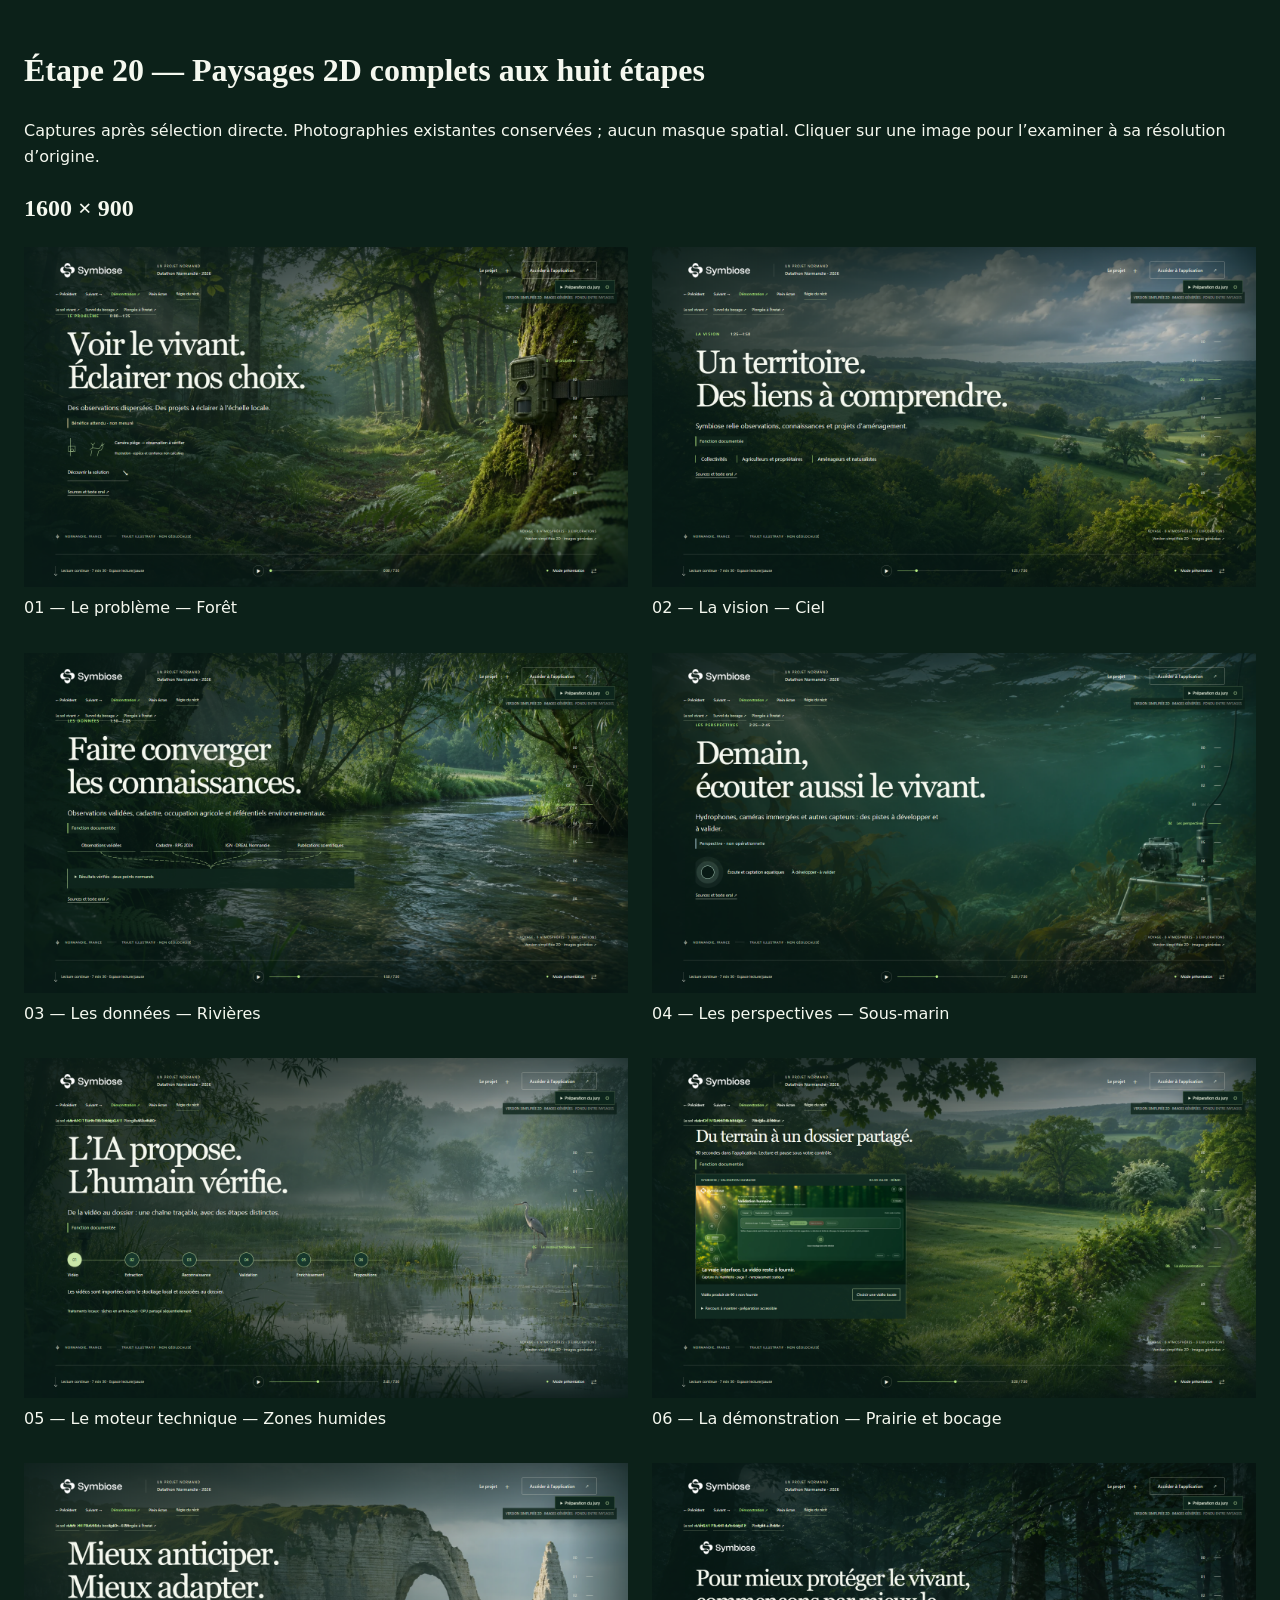
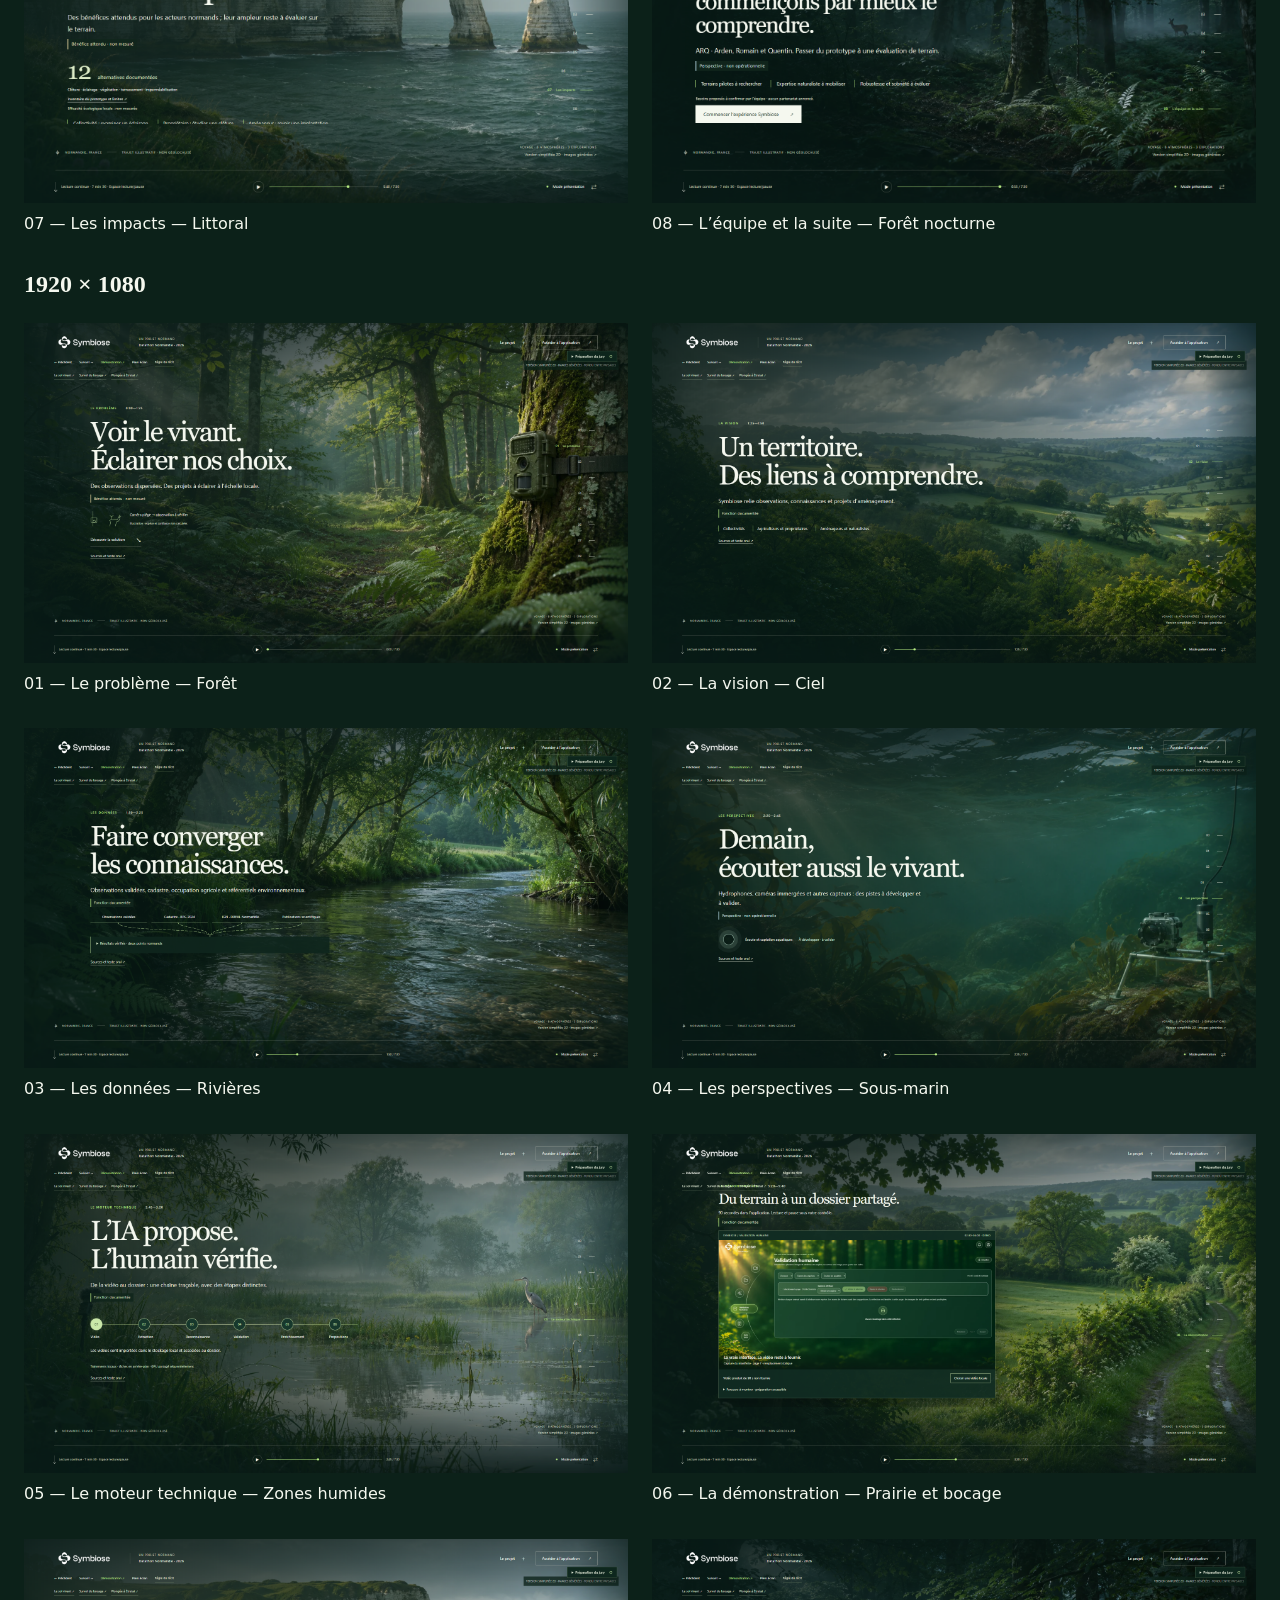
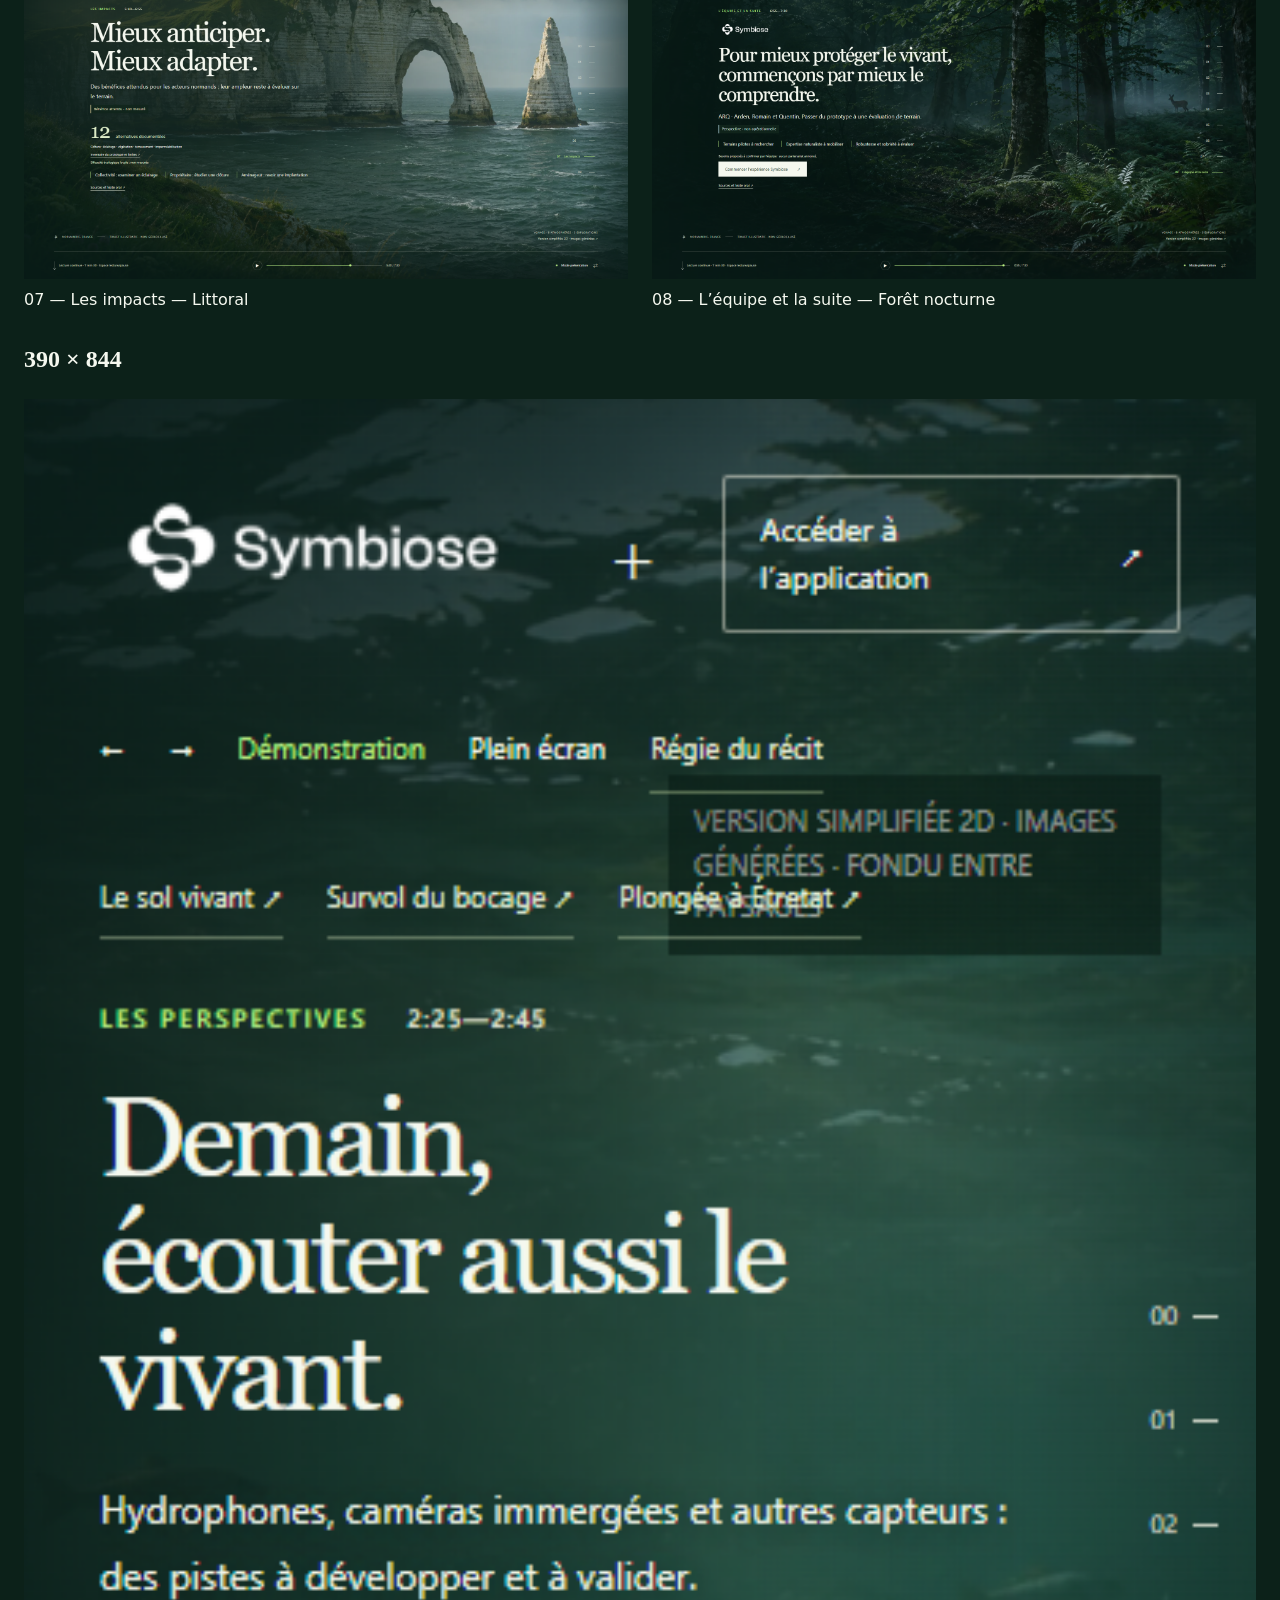
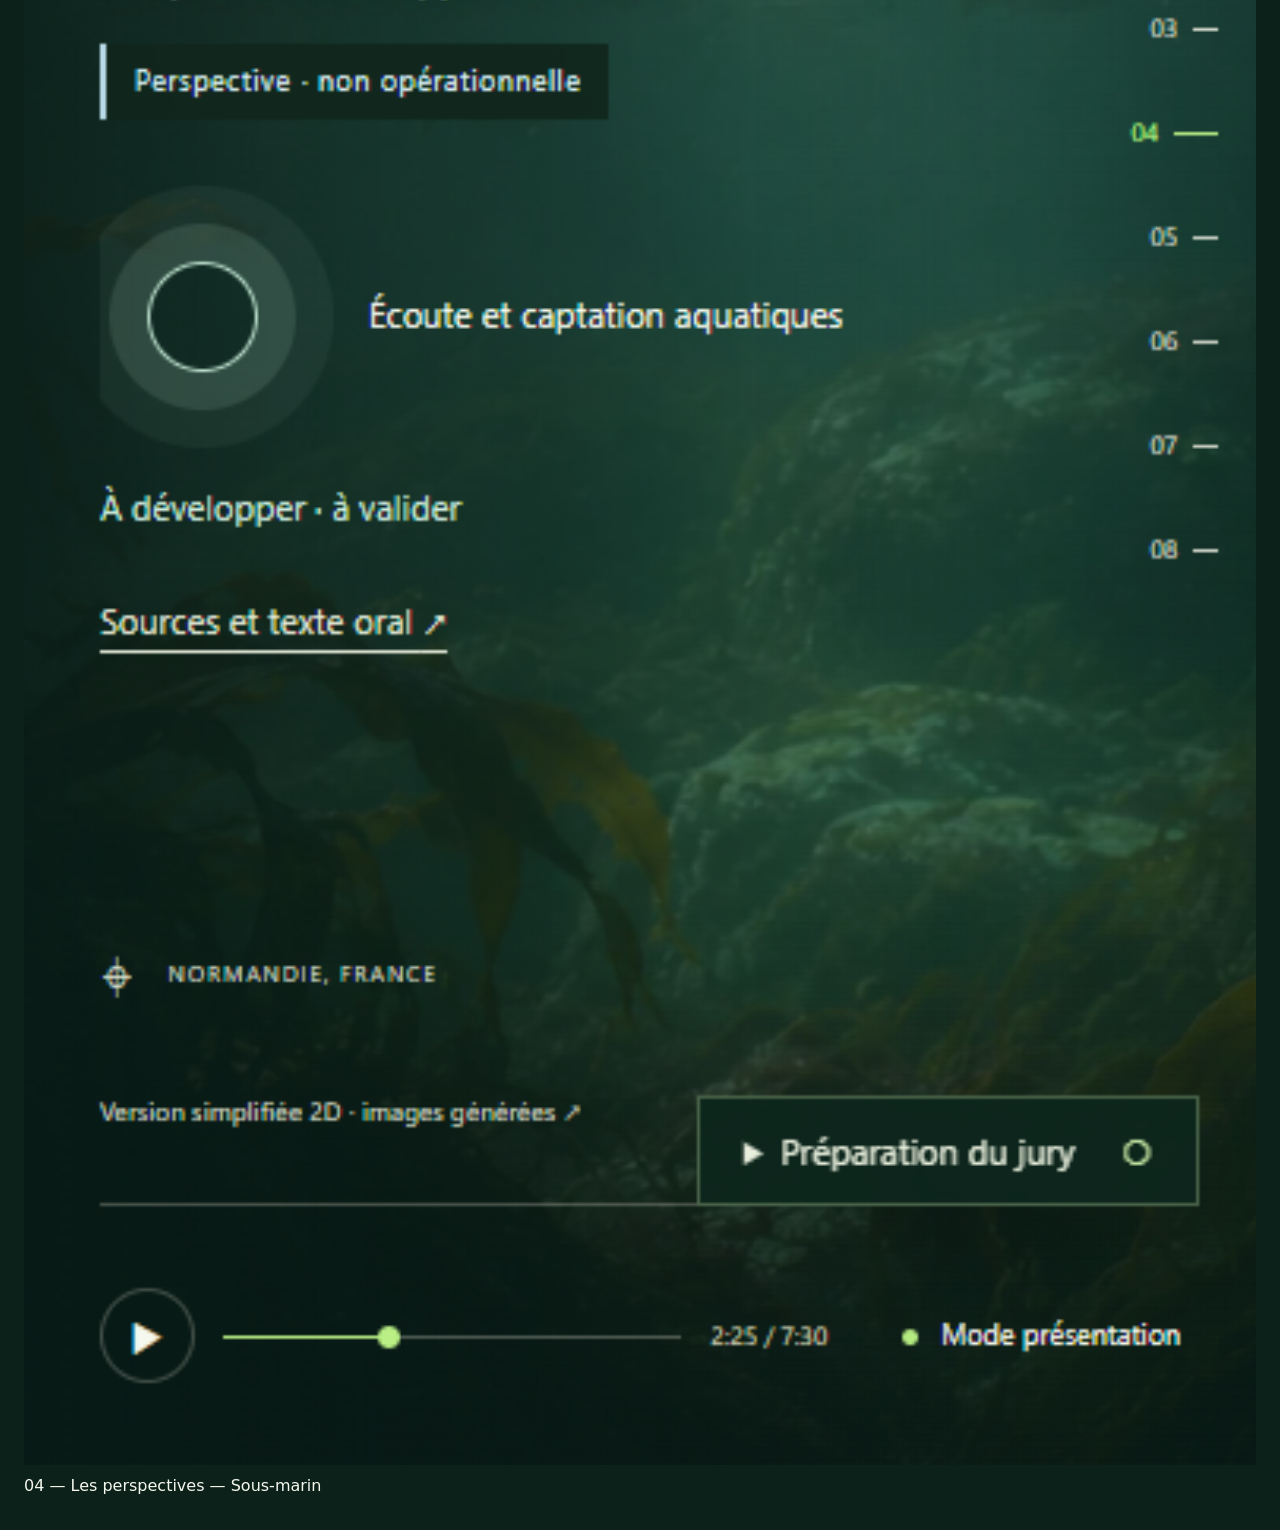
<file: output/symbiose/etape-20/index.html>
<!doctype html><html lang="fr"><meta charset="utf-8"><meta name="viewport" content="width=device-width, initial-scale=1"><title>Symbiose — Étape 20 : contrôle des paysages 2D</title><style>body{background:#0c2119;color:#f5f8ef;font:16px/1.6 system-ui;max-width:1600px;margin:auto;padding:24px}h1,h2{font-family:Georgia,serif}a{color:#b9ef84}.grid{display:grid;grid-template-columns:repeat(auto-fit,minmax(min(100%,480px),1fr));gap:24px}figure{margin:0}img{width:100%;height:auto;display:block}figcaption{padding:8px 0}</style><h1>Étape 20 — Paysages 2D complets aux huit étapes</h1><p>Captures après sélection directe. Photographies existantes conservées ; aucun masque spatial. Cliquer sur une image pour l’examiner à sa résolution d’origine.</p><h2>1600 × 900</h2><div class="grid"><figure><a href="chapitre-01-1600x900.png"><img loading="lazy" src="chapitre-01-1600x900.png" alt="Étape 01 — Le problème — Forêt"></a><figcaption>01 — Le problème — Forêt</figcaption></figure><figure><a href="chapitre-02-1600x900.png"><img loading="lazy" src="chapitre-02-1600x900.png" alt="Étape 02 — La vision — Ciel"></a><figcaption>02 — La vision — Ciel</figcaption></figure><figure><a href="chapitre-03-1600x900.png"><img loading="lazy" src="chapitre-03-1600x900.png" alt="Étape 03 — Les données — Rivières"></a><figcaption>03 — Les données — Rivières</figcaption></figure><figure><a href="chapitre-04-1600x900.png"><img loading="lazy" src="chapitre-04-1600x900.png" alt="Étape 04 — Les perspectives — Sous-marin"></a><figcaption>04 — Les perspectives — Sous-marin</figcaption></figure><figure><a href="chapitre-05-1600x900.png"><img loading="lazy" src="chapitre-05-1600x900.png" alt="Étape 05 — Le moteur technique — Zones humides"></a><figcaption>05 — Le moteur technique — Zones humides</figcaption></figure><figure><a href="chapitre-06-1600x900.png"><img loading="lazy" src="chapitre-06-1600x900.png" alt="Étape 06 — La démonstration — Prairie et bocage"></a><figcaption>06 — La démonstration — Prairie et bocage</figcaption></figure><figure><a href="chapitre-07-1600x900.png"><img loading="lazy" src="chapitre-07-1600x900.png" alt="Étape 07 — Les impacts — Littoral"></a><figcaption>07 — Les impacts — Littoral</figcaption></figure><figure><a href="chapitre-08-1600x900.png"><img loading="lazy" src="chapitre-08-1600x900.png" alt="Étape 08 — L’équipe et la suite — Forêt nocturne"></a><figcaption>08 — L’équipe et la suite — Forêt nocturne</figcaption></figure></div><h2>1920 × 1080</h2><div class="grid"><figure><a href="chapitre-01-1920x1080.png"><img loading="lazy" src="chapitre-01-1920x1080.png" alt="Étape 01 — Le problème — Forêt"></a><figcaption>01 — Le problème — Forêt</figcaption></figure><figure><a href="chapitre-02-1920x1080.png"><img loading="lazy" src="chapitre-02-1920x1080.png" alt="Étape 02 — La vision — Ciel"></a><figcaption>02 — La vision — Ciel</figcaption></figure><figure><a href="chapitre-03-1920x1080.png"><img loading="lazy" src="chapitre-03-1920x1080.png" alt="Étape 03 — Les données — Rivières"></a><figcaption>03 — Les données — Rivières</figcaption></figure><figure><a href="chapitre-04-1920x1080.png"><img loading="lazy" src="chapitre-04-1920x1080.png" alt="Étape 04 — Les perspectives — Sous-marin"></a><figcaption>04 — Les perspectives — Sous-marin</figcaption></figure><figure><a href="chapitre-05-1920x1080.png"><img loading="lazy" src="chapitre-05-1920x1080.png" alt="Étape 05 — Le moteur technique — Zones humides"></a><figcaption>05 — Le moteur technique — Zones humides</figcaption></figure><figure><a href="chapitre-06-1920x1080.png"><img loading="lazy" src="chapitre-06-1920x1080.png" alt="Étape 06 — La démonstration — Prairie et bocage"></a><figcaption>06 — La démonstration — Prairie et bocage</figcaption></figure><figure><a href="chapitre-07-1920x1080.png"><img loading="lazy" src="chapitre-07-1920x1080.png" alt="Étape 07 — Les impacts — Littoral"></a><figcaption>07 — Les impacts — Littoral</figcaption></figure><figure><a href="chapitre-08-1920x1080.png"><img loading="lazy" src="chapitre-08-1920x1080.png" alt="Étape 08 — L’équipe et la suite — Forêt nocturne"></a><figcaption>08 — L’équipe et la suite — Forêt nocturne</figcaption></figure></div><h2>390 × 844</h2><div class="grid"><figure><a href="chapitre-04-390x844.png"><img loading="lazy" src="chapitre-04-390x844.png" alt="Étape 04 — Les perspectives — Sous-marin"></a><figcaption>04 — Les perspectives — Sous-marin</figcaption></figure></div></html>
</file>
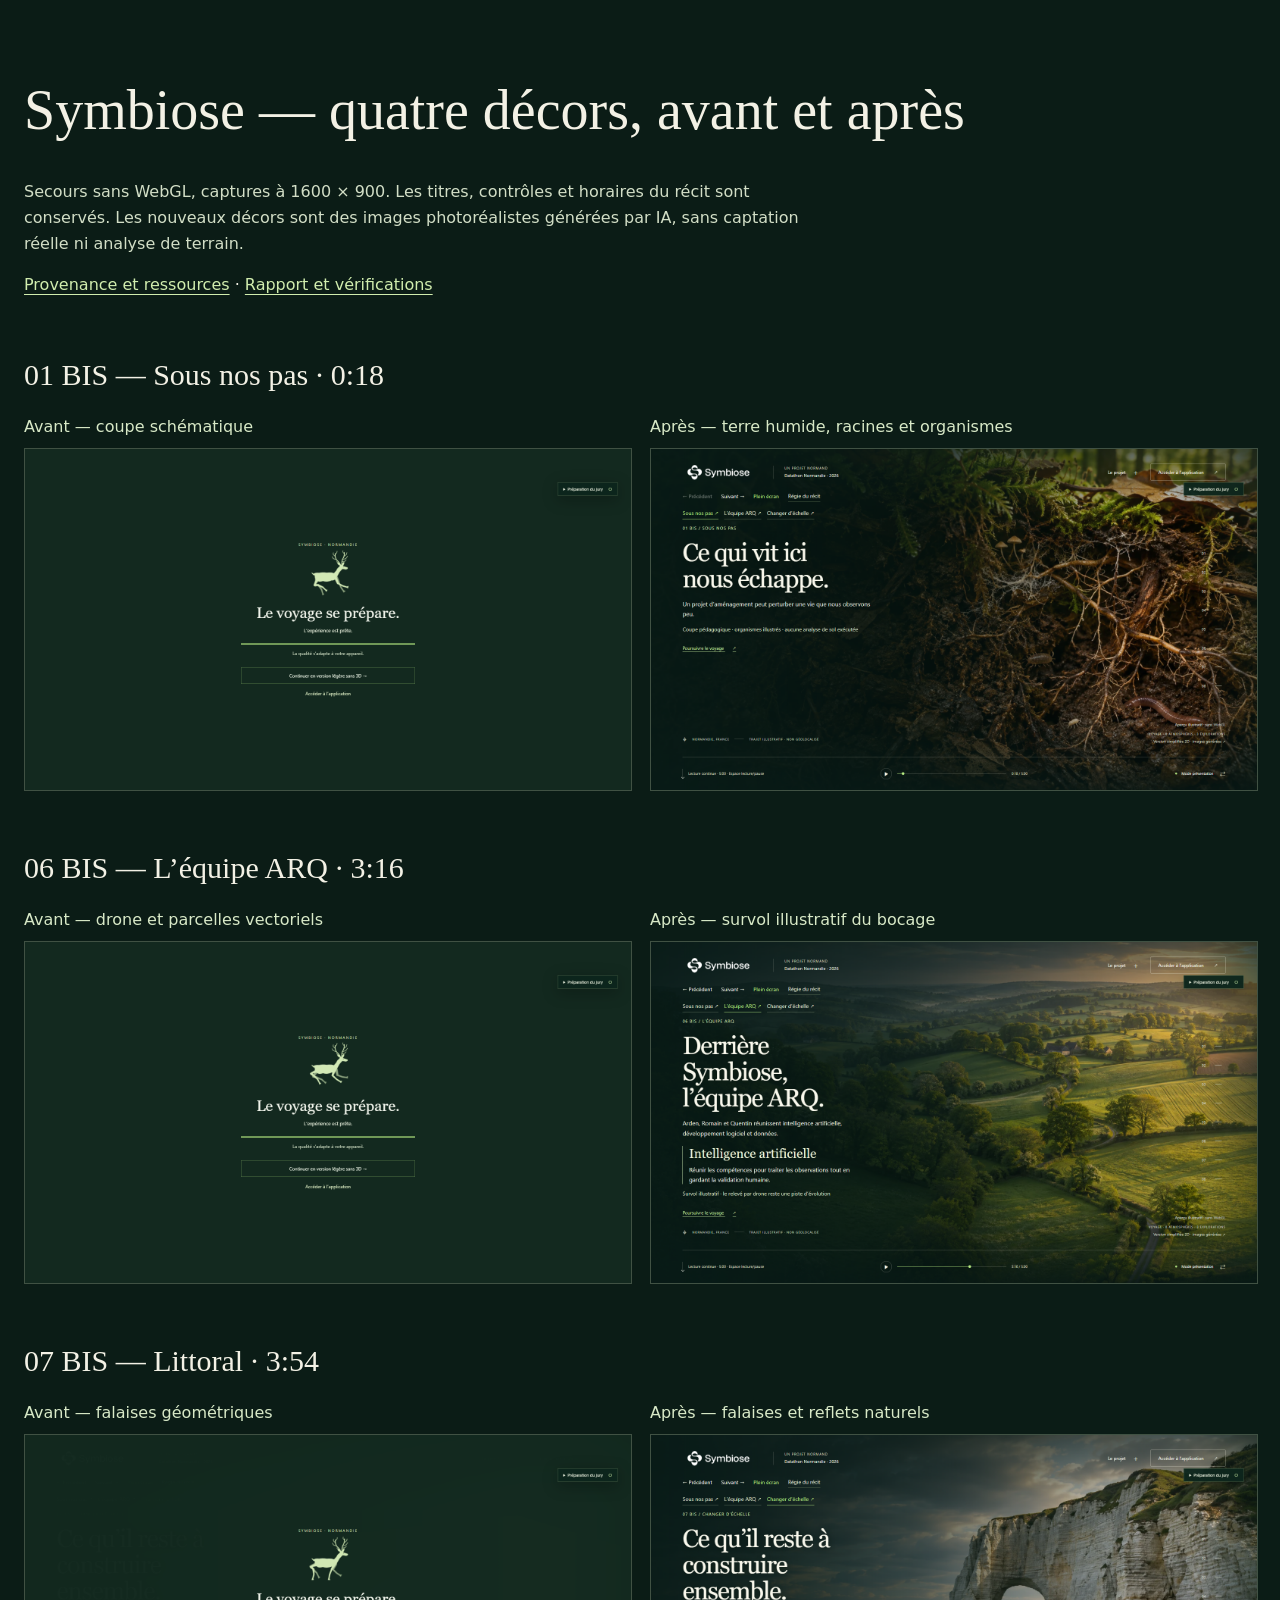
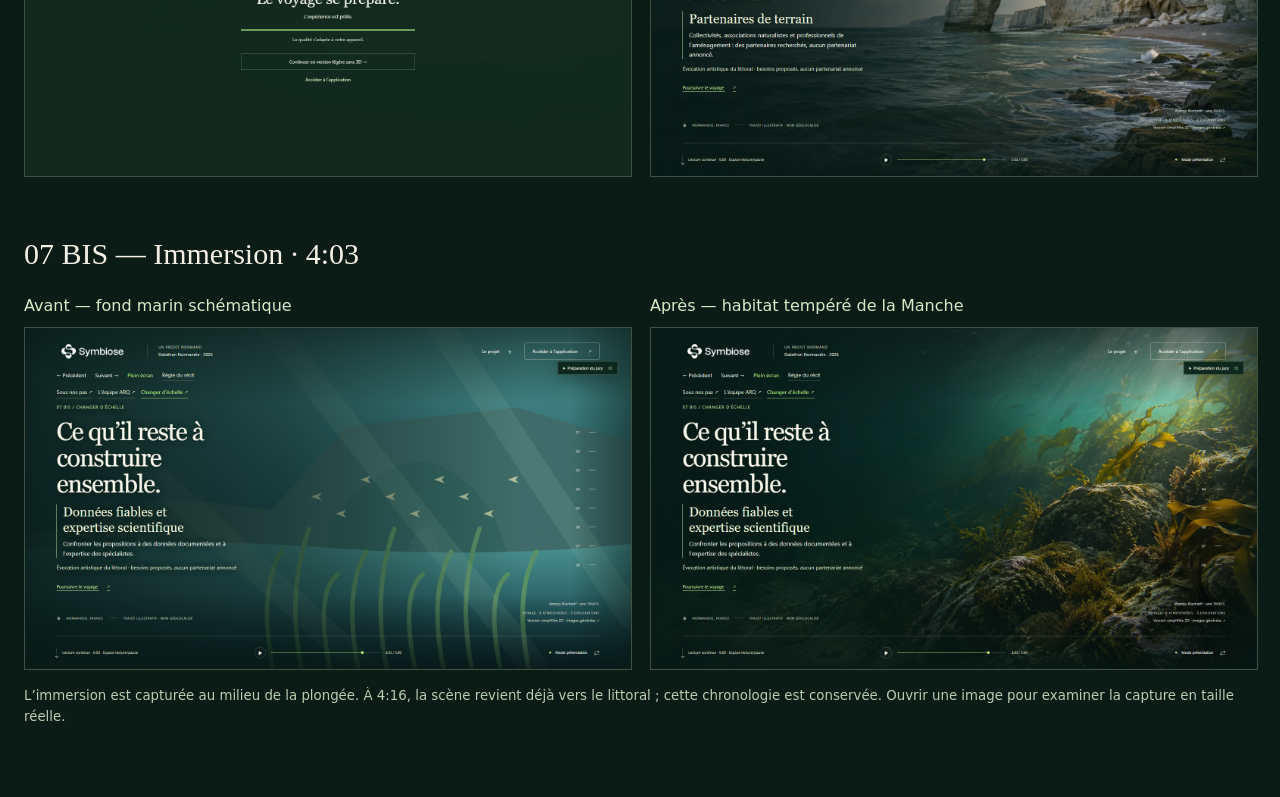
<file: output/symbiose/step22/comparaison.html>
<!doctype html>
<html lang="fr">
<meta charset="utf-8">
<meta name="viewport" content="width=device-width,initial-scale=1">
<title>Symbiose — Étape 22, avant et après</title>
<style>
body{margin:0;background:#0b1c16;color:#f3f1e5;font:16px/1.6 system-ui,sans-serif}main{max-width:1500px;margin:auto;padding:40px 24px 70px}h1,h2{font-family:Georgia,serif;font-weight:400;line-height:1.15}h1{font-size:clamp(30px,5vw,56px)}h2{font-size:30px;margin:60px 0 14px}.intro{max-width:80ch;color:#d2dec6}.pair{display:grid;grid-template-columns:1fr 1fr;gap:20px}figure{margin:0}figcaption{padding:8px 0;color:#d8e9c7}img{display:block;width:100%;height:auto;border:1px solid #405143}a{color:#d1edae;text-underline-offset:4px}small{display:block;margin-top:15px;color:#bdcbb2}@media(max-width:800px){.pair{grid-template-columns:1fr}main{padding:24px 16px}}
</style>
<main>
<h1>Symbiose — quatre décors, avant et après</h1>
<p class="intro">Secours sans WebGL, captures à 1600 × 900. Les titres, contrôles et horaires du récit sont conservés. Les nouveaux décors sont des images photoréalistes générées par IA, sans captation réelle ni analyse de terrain.</p>
<p><a href="../../../frontend/public/experience-art/excursions/README.md">Provenance et ressources</a> · <a href="../../../docs/STEP22_EXCURSIONS_2D.md">Rapport et vérifications</a></p>
<h2>01 BIS — Sous nos pas · 0:18</h2>
<div class="pair"><figure><figcaption>Avant — coupe schématique</figcaption><a href="before/01-soil.png"><img src="before/01-soil.png" alt="Ancienne coupe SVG du sol avec le texte du récit" loading="lazy"></a></figure><figure><figcaption>Après — terre humide, racines et organismes</figcaption><a href="after/01-soil.png"><img src="after/01-soil.png" alt="Nouveau décor souterrain photoréaliste et mêmes textes HTML" loading="lazy"></a></figure></div>
<h2>06 BIS — L’équipe ARQ · 3:16</h2>
<div class="pair"><figure><figcaption>Avant — drone et parcelles vectoriels</figcaption><a href="before/02-team.png"><img src="before/02-team.png" alt="Ancien drone vectoriel au-dessus de champs schématiques" loading="lazy"></a></figure><figure><figcaption>Après — survol illustratif du bocage</figcaption><a href="after/02-team.png"><img src="after/02-team.png" alt="Bocage normand photoréaliste en lumière de fin de journée" loading="lazy"></a></figure></div>
<h2>07 BIS — Littoral · 3:54</h2>
<div class="pair"><figure><figcaption>Avant — falaises géométriques</figcaption><a href="before/03-marine-surface.png"><img src="before/03-marine-surface.png" alt="Ancien littoral dessiné en aplats" loading="lazy"></a></figure><figure><figcaption>Après — falaises et reflets naturels</figcaption><a href="after/03-marine-surface.png"><img src="after/03-marine-surface.png" alt="Nouvelle évocation photoréaliste des falaises normandes" loading="lazy"></a></figure></div>
<h2>07 BIS — Immersion · 4:03</h2>
<div class="pair"><figure><figcaption>Avant — fond marin schématique</figcaption><a href="before/04-marine-underwater.png"><img src="before/04-marine-underwater.png" alt="Ancienne immersion SVG avec végétaux et rayons simplifiés" loading="lazy"></a></figure><figure><figcaption>Après — habitat tempéré de la Manche</figcaption><a href="after/04-marine-underwater.png"><img src="after/04-marine-underwater.png" alt="Nouveau fond marin rocheux et algues photoréalistes" loading="lazy"></a></figure></div>
<small>L’immersion est capturée au milieu de la plongée. À 4:16, la scène revient déjà vers le littoral ; cette chronologie est conservée. Ouvrir une image pour examiner la capture en taille réelle.</small>
</main>
</html>
</file>
